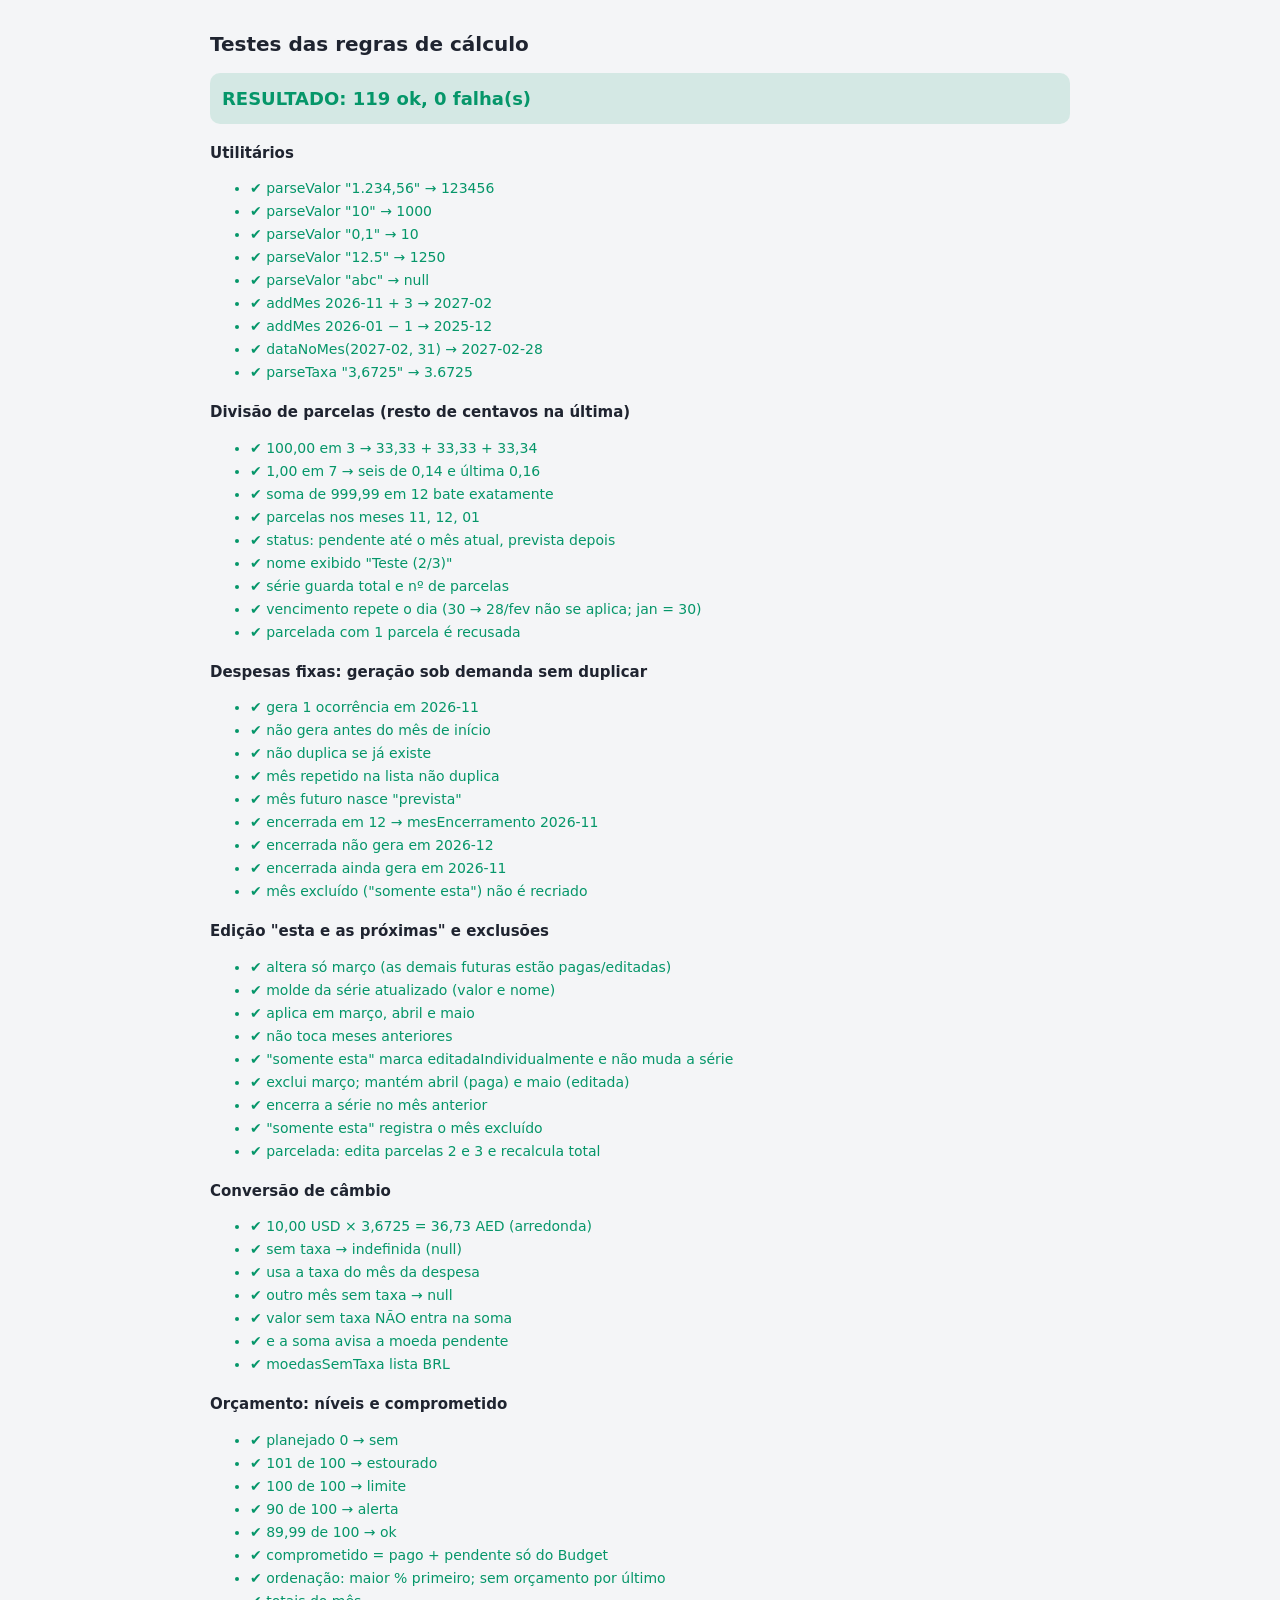
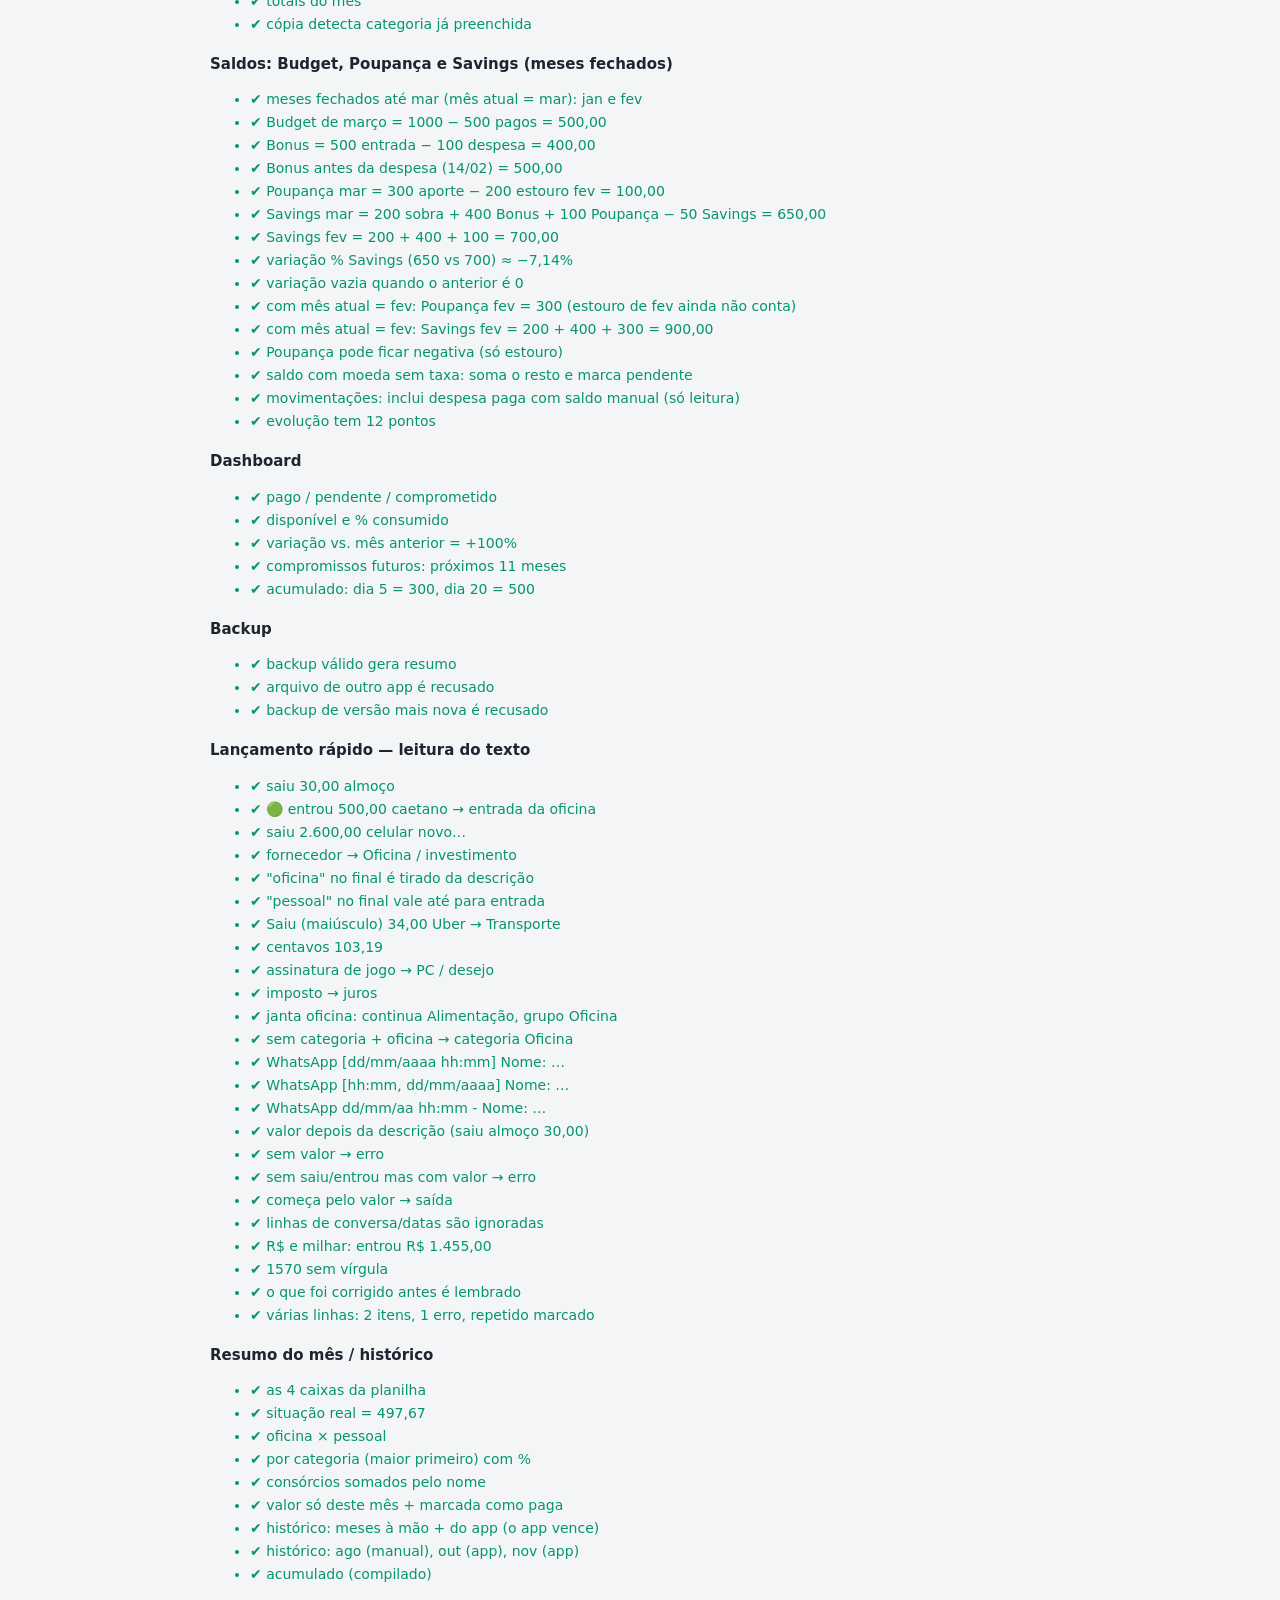
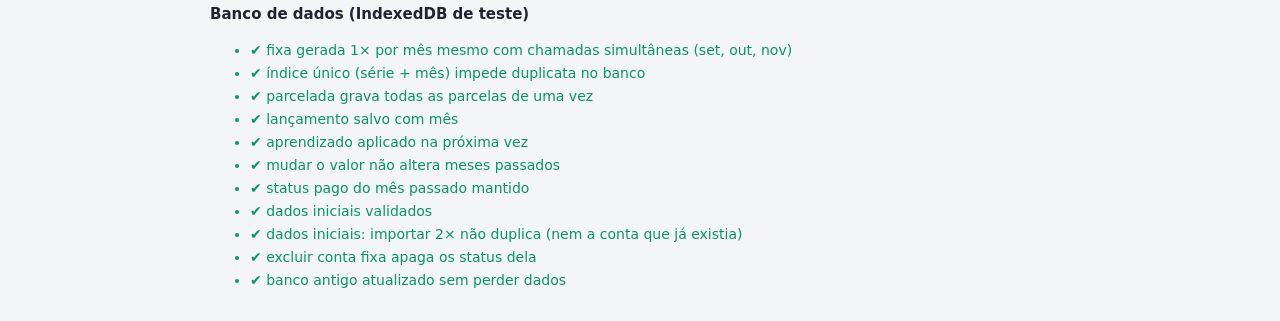
<file: testes.html>
<!doctype html>
<html lang="pt-BR">
<head>
  <meta charset="utf-8">
  <meta name="viewport" content="width=device-width, initial-scale=1">
  <title>Testes · Controle Financeiro</title>
  <style>
    body { font: 14px/1.5 system-ui, sans-serif; max-width: 860px; margin: 0 auto; padding: 16px; background: #f4f5f7; color: #1f2430; }
    @media (prefers-color-scheme: dark) { body { background: #0b0e14; color: #e7e9ee; } }
    h1 { font-size: 20px; }
    #resumo { font-size: 18px; font-weight: 700; padding: 12px; border-radius: 10px; }
    .ok { color: #059669; } .falha { color: #dc2626; }
    #resumo.ok { background: #05966922; } #resumo.falha { background: #dc262622; }
    li { margin: 2px 0; } pre { white-space: pre-wrap; margin: 2px 0 6px 18px; font-size: 12px; }
    h2 { font-size: 15px; margin: 18px 0 4px; }
  </style>
</head>
<body>
  <h1>Testes das regras de cálculo</h1>
  <div id="resumo">Rodando…</div>
  <div id="saida"></div>
<script type="module">
import { usarBanco, todos, tx } from './assets/js/db.js';
import { parseValor, addMes, dataNoMes, parseTaxa } from './assets/js/util.js';
import { converterCentavos, converter, criarSoma, moedasSemTaxa } from './assets/js/servicos/cambio.js';
import * as D from './assets/js/servicos/despesas.js';
import { nivelOrcamento, linhasOrcamento, planejarCopiaOrcamento } from './assets/js/servicos/orcamento.js';
import { budgetDoMes, poupancaAte, savingsAte, saldoManual, mesesFechados, variacaoPct, listaMovimentacoes, evolucao } from './assets/js/servicos/saldos.js';
import { resumoDashboard } from './assets/js/servicos/dashboard.js';
import { validarBackup, importarDadosIniciais, validarDadosIniciais } from './assets/js/servicos/backup.js';
import { carregarTudo, criarEsquemaV1 } from './assets/js/db.js';
import * as Q from './assets/js/servicos/rapido.js';

const saida = document.getElementById('saida');
let ok = 0, falhas = 0, grupo = null;
const escH = (s) => String(s).replace(/[&<>]/g, (c) => ({ '&': '&amp;', '<': '&lt;', '>': '&gt;' })[c]);
function secao(nome) { const h = document.createElement('h2'); h.textContent = nome; saida.append(h); grupo = document.createElement('ul'); saida.append(grupo); }
function registrar(passou, nome, detalhe = '') {
  passou ? ok++ : falhas++;
  const li = document.createElement('li');
  li.className = passou ? 'ok' : 'falha';
  li.innerHTML = `${passou ? '✔' : '✘'} ${escH(nome)}${detalhe ? `<pre>${escH(detalhe)}</pre>` : ''}`;
  grupo.append(li);
}
const igual = (nome, obtido, esperado) => {
  const a = JSON.stringify(obtido), b = JSON.stringify(esperado);
  registrar(a === b, nome, a === b ? '' : `esperado: ${b}\nobtido:   ${a}`);
};
const lanca = (nome, fn, trecho) => {
  try { fn(); registrar(false, nome, 'deveria lançar erro'); }
  catch (e) { registrar(!trecho || e.message.includes(trecho), nome, !trecho || e.message.includes(trecho) ? '' : `mensagem: ${e.message}`); }
};

// ---------- Dados de exemplo ----------
const POUP = 9, MORADIA = 1, LAZER = 6;
function novosDados(extra = {}) {
  return {
    config: { chave: 'principal', moedaBase: 'AED', outrasMoedas: ['USD', 'BRL'], categoriaPoupancaId: POUP, ultimoBackup: null, versaoEsquema: 1 },
    categorias: [
      { id: MORADIA, nome: 'Moradia', cor: '#2a78d6', arquivada: false },
      { id: 2, nome: 'Alimentação', cor: '#1baf7a', arquivada: false },
      { id: LAZER, nome: 'Lazer', cor: '#e34948', arquivada: false },
      { id: POUP, nome: 'Poupança e investimento', cor: '#0e7490', arquivada: false },
    ],
    formasPagamento: [{ id: 1, nome: 'Dinheiro', arquivada: false }],
    taxasCambio: [], orcamentos: [], series: [], despesas: [],
    saldosManuais: [{ id: 1, nome: 'Bonus', ordem: 1, arquivado: false }, { id: 2, nome: 'Investido', ordem: 2, arquivado: false }],
    movimentacoes: [],
    ...extra,
  };
}
let seq = 1000;
const desp = (o) => ({ id: seq++, serieId: null, nome: 'X', moeda: 'AED', categoriaId: MORADIA, formaPagamentoId: 1, fonteSaldo: 'budget', tipo: 'unica', status: 'pendente', dataPagamento: null, dataVencimento: null, editadaIndividualmente: false, ...o });
const paga = (mes, valor, o = {}) => desp({ mes, valor, status: 'paga', dataPagamento: `${mes}-10`, ...o });
const form = (o) => ({ nome: 'Teste', valor: 10000, moeda: 'AED', categoriaId: MORADIA, formaPagamentoId: 1, fonteSaldo: 'budget', mes: '2026-11', ...o });

try {
// =====================================================================
secao('Utilitários');
igual('parseValor "1.234,56" → 123456', parseValor('1.234,56'), 123456);
igual('parseValor "10" → 1000', parseValor('10'), 1000);
igual('parseValor "0,1" → 10', parseValor('0,1'), 10);
igual('parseValor "12.5" → 1250', parseValor('12.5'), 1250);
igual('parseValor "abc" → null', parseValor('abc'), null);
igual('addMes 2026-11 + 3 → 2027-02', addMes('2026-11', 3), '2027-02');
igual('addMes 2026-01 − 1 → 2025-12', addMes('2026-01', -1), '2025-12');
igual('dataNoMes(2027-02, 31) → 2027-02-28', dataNoMes('2027-02', 31), '2027-02-28');
igual('parseTaxa "3,6725" → 3.6725', parseTaxa('3,6725'), 3.6725);

// =====================================================================
secao('Divisão de parcelas (resto de centavos na última)');
igual('100,00 em 3 → 33,33 + 33,33 + 33,34', D.dividirParcelas(10000, 3), [3333, 3333, 3334]);
igual('1,00 em 7 → seis de 0,14 e última 0,16', D.dividirParcelas(100, 7), [14, 14, 14, 14, 14, 14, 16]);
igual('soma de 999,99 em 12 bate exatamente', D.dividirParcelas(99999, 12).reduce((a, b) => a + b), 99999);
{
  const { serie, despesas } = D.montarParcelada(form({ valor: 10000, numeroParcelas: 3, mes: '2026-11', dataVencimento: '2026-11-31'.replace('31', '30') }), '2026-12');
  igual('parcelas nos meses 11, 12, 01', despesas.map((d) => d.mes), ['2026-11', '2026-12', '2027-01']);
  igual('status: pendente até o mês atual, prevista depois', despesas.map((d) => d.status), ['pendente', 'pendente', 'prevista']);
  igual('nome exibido "Teste (2/3)"', D.nomeExibicao(despesas[1]), 'Teste (2/3)');
  igual('série guarda total e nº de parcelas', [serie.valorTotal, serie.numeroParcelas, serie.tipo], [10000, 3, 'parcelada']);
  igual('vencimento repete o dia (30 → 28/fev não se aplica; jan = 30)', despesas[2].dataVencimento, '2027-01-30');
}
lanca('parcelada com 1 parcela é recusada', () => D.montarParcelada(form({ numeroParcelas: 1 })), 'mínimo 2 parcelas');

// =====================================================================
secao('Despesas fixas: geração sob demanda sem duplicar');
{
  const s = { id: 1, ...D.montarSerieFixa(form({ nome: 'Aluguel', valor: 500000, mes: '2026-09' })) };
  igual('gera 1 ocorrência em 2026-11', D.fixasParaGerar([s], [], ['2026-11'], '2026-11').length, 1);
  igual('não gera antes do mês de início', D.fixasParaGerar([s], [], ['2026-08'], '2026-11').length, 0);
  const existente = D.ocorrenciaFixa(s, '2026-11', '2026-11');
  igual('não duplica se já existe', D.fixasParaGerar([s], [existente], ['2026-11'], '2026-11').length, 0);
  igual('mês repetido na lista não duplica', D.fixasParaGerar([s], [], ['2026-11', '2026-11'], '2026-11').length, 1);
  igual('mês futuro nasce "prevista"', D.fixasParaGerar([s], [], ['2027-01'], '2026-11')[0].status, 'prevista');
  const enc = D.encerrar(s, '2026-12');
  igual('encerrada em 12 → mesEncerramento 2026-11', enc.mesEncerramento, '2026-11');
  igual('encerrada não gera em 2026-12', D.fixasParaGerar([enc], [], ['2026-12'], '2026-11').length, 0);
  igual('encerrada ainda gera em 2026-11', D.fixasParaGerar([enc], [], ['2026-11'], '2026-11').length, 1);
  const excl = { ...s, mesesExcluidos: ['2026-10'] };
  igual('mês excluído ("somente esta") não é recriado', D.fixasParaGerar([excl], [], ['2026-10'], '2026-11').length, 0);
}

// =====================================================================
secao('Edição "esta e as próximas" e exclusões');
{
  const serie = { id: 7, ...D.montarSerieFixa(form({ nome: 'Academia', valor: 20000, mes: '2026-01' })) };
  const occ = ['2026-01', '2026-02', '2026-03', '2026-04', '2026-05'].map((m, i) => ({ id: i + 1, ...D.ocorrenciaFixa(serie, m, '2026-03') }));
  occ[1] = { ...occ[1], status: 'paga', dataPagamento: '2026-02-05' };     // fev: paga (no futuro da edição? não — anterior)
  occ[3] = { ...occ[3], status: 'paga', dataPagamento: '2026-03-28' };     // abr: paga antecipada
  occ[4] = { ...occ[4], editadaIndividualmente: true, valor: 99 };         // mai: editada individualmente
  const dados = novosDados({ series: [serie], despesas: occ });
  const alvo = occ[2]; // março
  const p = D.planejarEdicao(dados, alvo, { ...alvo, valor: 25000, nome: 'Academia Nova', dataVencimento: '2026-03-15' }, 'proximas', '2026-03-10');
  igual('altera só março (as demais futuras estão pagas/editadas)', p.despesas.map((d) => d.mes), ['2026-03']);
  igual('molde da série atualizado (valor e nome)', [p.serie.valorParcela, p.serie.nome, p.serie.diaVencimento], [25000, 'Academia Nova', 15]);
  // Sem pagas/editadas: aplica a todas as futuras
  const occ2 = ['2026-03', '2026-04', '2026-05'].map((m, i) => ({ id: 10 + i, ...D.ocorrenciaFixa(serie, m, '2026-03') }));
  const dados2 = novosDados({ series: [serie], despesas: [...occ, ...occ2].filter((d) => d.mes < '2026-03' || d.id >= 10) });
  const p2 = D.planejarEdicao(dados2, occ2[0], { ...occ2[0], valor: 30000 }, 'proximas', '2026-03-10');
  igual('aplica em março, abril e maio', p2.despesas.map((d) => [d.mes, d.valor]), [['2026-03', 30000], ['2026-04', 30000], ['2026-05', 30000]]);
  igual('não toca meses anteriores', p2.despesas.some((d) => d.mes < '2026-03'), false);
  const p3 = D.planejarEdicao(dados2, occ2[1], { ...occ2[1], valor: 1 }, 'esta', '2026-03-10');
  igual('"somente esta" marca editadaIndividualmente e não muda a série', [p3.despesas.length, p3.despesas[0].editadaIndividualmente, p3.serie], [1, true, null]);
  // Exclusão "esta e as próximas" de fixa
  const ex = D.planejarExclusao(dados, alvo, 'proximas');
  igual('exclui março; mantém abril (paga) e maio (editada)', ex.excluirIds, [3]);
  igual('encerra a série no mês anterior', ex.serie.mesEncerramento, '2026-02');
  const ex2 = D.planejarExclusao(dados, alvo, 'esta');
  igual('"somente esta" registra o mês excluído', ex2.serie.mesesExcluidos, ['2026-03']);
  // Parcelada: valor total recalculado
  const par = D.montarParcelada(form({ valor: 30000, numeroParcelas: 3, mes: '2026-01' }), '2026-01');
  const sp = { id: 9, ...par.serie };
  const ps = par.despesas.map((d, i) => ({ ...d, id: 100 + i, serieId: 9 }));
  const p4 = D.planejarEdicao(novosDados({ series: [sp], despesas: ps }), ps[1], { ...ps[1], valor: 15000 }, 'proximas');
  igual('parcelada: edita parcelas 2 e 3 e recalcula total', [p4.despesas.map((d) => d.valor), p4.serie.valorTotal], [[15000, 15000], 40000]);
}

// =====================================================================
secao('Conversão de câmbio');
igual('10,00 USD × 3,6725 = 36,73 AED (arredonda)', converterCentavos(1000, 3.6725), 3673);
igual('sem taxa → indefinida (null)', converterCentavos(1000, null), null);
{
  const dados = novosDados({ taxasCambio: [{ mes: '2026-11', moeda: 'USD', valorNaBase: 3.6725 }] });
  igual('usa a taxa do mês da despesa', converter(dados, 10000, 'USD', '2026-11'), 36725);
  igual('outro mês sem taxa → null', converter(dados, 10000, 'USD', '2026-10'), null);
  const s = criarSoma();
  s.add(dados, 10000, 'AED', '2026-11');
  s.add(dados, 10000, 'BRL', '2026-11');
  igual('valor sem taxa NÃO entra na soma', s.valor, 10000);
  igual('e a soma avisa a moeda pendente', [s.pendente, s.moedas()], [true, ['BRL']]);
  igual('moedasSemTaxa lista BRL', moedasSemTaxa(dados, [desp({ mes: '2026-11', valor: 1, moeda: 'BRL' }), desp({ mes: '2026-11', valor: 1, moeda: 'USD' })]), ['BRL']);
}

// =====================================================================
secao('Orçamento: níveis e comprometido');
igual('planejado 0 → sem', nivelOrcamento(0, 500), 'sem');
igual('101 de 100 → estourado', nivelOrcamento(10000, 10001), 'estourado');
igual('100 de 100 → limite', nivelOrcamento(10000, 10000), 'limite');
igual('90 de 100 → alerta', nivelOrcamento(10000, 9000), 'alerta');
igual('89,99 de 100 → ok', nivelOrcamento(10000, 8999), 'ok');
{
  const dados = novosDados({
    orcamentos: [{ mes: '2026-11', categoriaId: MORADIA, valorPlanejado: 100000 }, { mes: '2026-11', categoriaId: 2, valorPlanejado: 10000 }],
    despesas: [
      paga('2026-11', 30000), desp({ mes: '2026-11', valor: 20000 }),                // budget: paga + pendente
      desp({ mes: '2026-11', valor: 99999, status: 'prevista' }),                     // prevista não conta
      paga('2026-11', 50000, { fonteSaldo: 'savings' }),                               // savings não consome
      paga('2026-11', 50000, { fonteSaldo: 'manual:1' }),                              // saldo manual não consome
      paga('2026-11', 9500, { categoriaId: 2 }),
      paga('2026-11', 700, { categoriaId: LAZER }),                                    // sem orçamento
    ],
  });
  const r = linhasOrcamento(dados, '2026-11');
  const moradia = r.linhas.find((l) => l.categoria.id === MORADIA);
  igual('comprometido = pago + pendente só do Budget', moradia.comprometido, 50000);
  igual('ordenação: maior % primeiro; sem orçamento por último', r.linhas.map((l) => l.categoria.nome).slice(0, 3), ['Alimentação', 'Moradia', 'Lazer']);
  igual('totais do mês', [r.totalPlanejado, r.totalComprometido], [110000, 60200]);
  const cp = planejarCopiaOrcamento(novosDados({ orcamentos: [{ mes: '2026-10', categoriaId: 1, valorPlanejado: 5 }, { mes: '2026-11', categoriaId: 1, valorPlanejado: 7 }] }), '2026-11');
  igual('cópia detecta categoria já preenchida', cp.conflitos.length, 1);
}

// =====================================================================
secao('Saldos: Budget, Poupança e Savings (meses fechados)');
{
  const orc = ['2026-01', '2026-02', '2026-03'].map((mes) => ({ mes, categoriaId: MORADIA, valorPlanejado: 100000 }));
  const dados = novosDados({
    orcamentos: orc,
    despesas: [
      paga('2026-01', 80000),                                   // jan: sobra 200,00
      paga('2026-01', 30000, { categoriaId: POUP }),            // jan: aporte poupança (fora do cálculo de sobra)
      paga('2026-02', 120000),                                  // fev: estouro 200,00
      paga('2026-03', 50000),                                   // mar: mês corrente (aberto)
      desp({ mes: '2026-03', valor: 40000 }),                   // pendente não afeta saldos
      paga('2026-02', 10000, { fonteSaldo: 'manual:1', dataPagamento: '2026-02-15' }),
      paga('2026-03', 5000, { fonteSaldo: 'savings', dataPagamento: '2026-03-05' }),
    ],
    movimentacoes: [{ id: 1, saldoId: 1, tipo: 'entrada', valor: 50000, moeda: 'AED', data: '2026-02-10' }],
  });
  const atual = '2026-03';
  igual('meses fechados até mar (mês atual = mar): jan e fev', mesesFechados(dados, '2026-03', atual), ['2026-01', '2026-02']);
  igual('Budget de março = 1000 − 500 pagos = 500,00', budgetDoMes(dados, '2026-03').valor, 50000);
  igual('Bonus = 500 entrada − 100 despesa = 400,00', saldoManual(dados, 1, '2026-03-31').valor, 40000);
  igual('Bonus antes da despesa (14/02) = 500,00', saldoManual(dados, 1, '2026-02-14').valor, 50000);
  igual('Poupança mar = 300 aporte − 200 estouro fev = 100,00', poupancaAte(dados, '2026-03', atual).valor, 10000);
  igual('Savings mar = 200 sobra + 400 Bonus + 100 Poupança − 50 Savings = 650,00', savingsAte(dados, '2026-03', atual).valor, 65000);
  igual('Savings fev = 200 + 400 + 100 = 700,00', savingsAte(dados, '2026-02', atual).valor, 70000);
  igual('variação % Savings (650 vs 700) ≈ −7,14%', Math.round(variacaoPct(65000, 70000) * 100) / 100, -7.14);
  igual('variação vazia quando o anterior é 0', variacaoPct(100, 0), null);
  // Se o mês atual fosse fevereiro, fevereiro ainda está aberto: sem estouro nem sobra dele
  igual('com mês atual = fev: Poupança fev = 300 (estouro de fev ainda não conta)', poupancaAte(dados, '2026-02', '2026-02').valor, 30000);
  igual('com mês atual = fev: Savings fev = 200 + 400 + 300 = 900,00', savingsAte(dados, '2026-02', '2026-02').valor, 90000);
  // Poupança pode ficar negativa
  const d2 = novosDados({ orcamentos: [{ mes: '2026-01', categoriaId: 1, valorPlanejado: 1000 }], despesas: [paga('2026-01', 5000)] });
  igual('Poupança pode ficar negativa (só estouro)', poupancaAte(d2, '2026-02', '2026-03').valor, -4000);
  // Sem taxa
  const d3 = novosDados({ movimentacoes: [{ id: 1, saldoId: 2, tipo: 'entrada', valor: 1000, moeda: 'USD', data: '2026-03-01' }, { id: 2, saldoId: 2, tipo: 'entrada', valor: 700, moeda: 'AED', data: '2026-03-01' }] });
  const inv = saldoManual(d3, 2, '2026-03-31');
  igual('saldo com moeda sem taxa: soma o resto e marca pendente', [inv.valor, inv.pendente], [700, true]);
  igual('movimentações: inclui despesa paga com saldo manual (só leitura)', listaMovimentacoes(dados).map((m) => m.origem), ['despesa', 'manual']);
  igual('evolução tem 12 pontos', evolucao(dados, 'savings', '2026-03', atual).length, 12);
}

// =====================================================================
secao('Dashboard');
{
  const dados = novosDados({
    orcamentos: [{ mes: '2026-11', categoriaId: MORADIA, valorPlanejado: 100000 }],
    despesas: [
      paga('2026-11', 30000, { dataPagamento: '2026-11-05' }), desp({ mes: '2026-11', valor: 20000, dataVencimento: '2026-11-20' }),
      paga('2026-10', 25000),
      desp({ mes: '2026-12', valor: 1000, status: 'prevista' }), desp({ mes: '2027-10', valor: 1000, status: 'prevista' }),
      desp({ mes: '2027-11', valor: 1000, status: 'prevista' }), // 12 meses depois: fora
    ],
  });
  const r = resumoDashboard(dados, '2026-11');
  igual('pago / pendente / comprometido', [r.pago, r.pendente, r.comprometido], [30000, 20000, 50000]);
  igual('disponível e % consumido', [r.disponivel, r.pctConsumido], [50000, 50]);
  igual('variação vs. mês anterior = +100%', r.variacao, 100);
  igual('compromissos futuros: próximos 11 meses', r.futuros, 2000);
  igual('acumulado: dia 5 = 300, dia 20 = 500', [r.acumulado[4], r.acumulado[19], r.acumulado[29]], [30000, 50000, 50000]);
}

// =====================================================================
secao('Backup');
{
  const valido = { app: 'controle-financeiro', versaoEsquema: 1, dados: { ...novosDados(), config: [novosDados().config], despesas: [paga('2026-01', 100)] } };
  igual('backup válido gera resumo', validarBackup(valido).despesas, 1);
  lanca('arquivo de outro app é recusado', () => validarBackup({ foo: 1 }), 'não é um backup');
  lanca('backup de versão mais nova é recusado', () => validarBackup({ ...valido, versaoEsquema: 99 }), 'versão mais nova');
}

// =====================================================================
secao('Lançamento rápido — leitura do texto');
{
  const L = (t, ap) => Q.interpretarLinha(t, ap);
  const resumir = (r) => r && (r.erro ? { erro: r.erro } : { tipo: r.tipo, valor: r.valor, descricao: r.descricao, grupo: r.grupo, categoria: r.categoria, classe: r.classe, data: r.data });
  igual('saiu 30,00 almoço', resumir(L('saiu 30,00 almoço')),
    { tipo: 'saida', valor: 3000, descricao: 'almoço', grupo: 'pessoal', categoria: 'Alimentação', classe: 'necessidade', data: null });
  igual('🟢 entrou 500,00 caetano → entrada da oficina', resumir(L('🟢 entrou 500,00 caetano')),
    { tipo: 'entrada', valor: 50000, descricao: 'caetano', grupo: 'oficina', categoria: null, classe: null, data: null });
  igual('saiu 2.600,00 celular novo…', [L('saiu 2.600,00 celular novo tive que comprar sabosta').valor, L('saiu 2.600,00 celular novo').categoria], [260000, 'Diária']);
  igual('fornecedor → Oficina / investimento', resumir(L('🟥 saiu 300,00 RDM fornecedor mola Fiat doblo')),
    { tipo: 'saida', valor: 30000, descricao: 'RDM fornecedor mola Fiat doblo', grupo: 'oficina', categoria: 'Oficina', classe: 'investimento', data: null });
  igual('"oficina" no final é tirado da descrição', [L('saiu 542,00 Julio RDM oficina').descricao, L('saiu 542,00 Julio RDM oficina').grupo], ['Julio RDM', 'oficina']);
  igual('"pessoal" no final vale até para entrada', [L('entrou 200,00 aluguel pessoal').grupo, L('entrou 200,00 aluguel pessoal').descricao], ['pessoal', 'aluguel']);
  igual('Saiu (maiúsculo) 34,00 Uber → Transporte', L('Saiu 34,00 Uber Maria').categoria, 'Transporte');
  igual('centavos 103,19', L('saiu 103,19 acelerador bike eletrica').valor, 10319);
  igual('assinatura de jogo → PC / desejo', [L('saiu 90,00 assinatura jogo canal').categoria, L('saiu 90,00 assinatura jogo canal').classe], ['PC', 'desejo']);
  igual('imposto → juros', L('saiu 178,00 imposto camionete').classe, 'juros');
  igual('janta oficina: continua Alimentação, grupo Oficina', [L('saiu 32,00 janta oficina').grupo, L('saiu 32,00 janta oficina').categoria], ['oficina', 'Alimentação']);
  igual('sem categoria + oficina → categoria Oficina', L('saiu 50,00 barbeiro oficina').categoria, 'Oficina');
  igual('WhatsApp [dd/mm/aaaa hh:mm] Nome: …', resumir(L('[05/11/2026 09:04] Ualan: 🟢 entrou 500,00 caetano')).data, '2026-11-05');
  igual('WhatsApp [hh:mm, dd/mm/aaaa] Nome: …', [L('[09:04, 04/11/2026] Ualan Jonas: saiu 30,00 almoço').data, L('[09:04, 04/11/2026] Ualan Jonas: saiu 30,00 almoço').descricao], ['2026-11-04', 'almoço']);
  igual('WhatsApp dd/mm/aa hh:mm - Nome: …', [L('03/11/26 08:36 - Ualan: saiu 20,00 inseticida').data, L('03/11/26 08:36 - Ualan: saiu 20,00 inseticida').categoria], ['2026-11-03', 'Casa']);
  igual('valor depois da descrição (saiu almoço 30,00)', [L('saiu almoço 30,00').valor, L('saiu almoço 30,00').descricao], [3000, 'almoço']);
  igual('sem valor → erro', resumir(L('saiu almoço')), { erro: 'Faltou o valor' });
  igual('sem saiu/entrou mas com valor → erro', resumir(L('almoço 30,00')), { erro: 'Comece com "saiu" ou "entrou"' });
  igual('começa pelo valor → saída', [L('30,00 almoço').tipo, L('30,00 almoço').valor], ['saida', 3000]);
  igual('linhas de conversa/datas são ignoradas', [L('Hoje'), L('05/11/2026'), L('ok, valeu'), L('')], [null, null, null, null]);
  igual('R$ e milhar: entrou R$ 1.455,00', L('entrou R$ 1.455,00 amarelinho').valor, 145500);
  igual('1570 sem vírgula', L('saiu 1570 fornecedor cms').valor, 157000);
  const ap = { 'crc entregas': { chave: 'crc entregas', grupo: 'oficina', categoria: 'Oficina', classe: 'investimento' } };
  igual('o que foi corrigido antes é lembrado', [L('saiu 45,00 crc entregas', ap).grupo, L('saiu 45,00 CRC Entregas', ap).categoria], ['oficina', 'Oficina']);
  const lanc = [{ tipo: 'saida', valor: 3000, descricao: 'Almoço', data: '2026-11-05' }];
  const t = Q.interpretarTexto('saiu 30,00 almoço\n\nentrou 450,00 Edgar\nsaiu janta\nHoje', { hoje: '2026-11-05', lancamentos: lanc });
  igual('várias linhas: 2 itens, 1 erro, repetido marcado', [t.itens.length, t.erros.length, t.itens[0].duplicado, t.itens[1].duplicado, t.itens[1].data], [2, 1, true, false, '2026-11-05']);
}

secao('Resumo do mês / histórico');
{
  let id = 1;
  const fx = (o) => ({ id: id++, tipo: 'despesa', descricao: 'X', valor: 100, dia: 10, grupo: 'oficina', inicio: '2026-11', fim: null, ...o });
  const lc = (o) => ({ id: id++, tipo: 'saida', valor: 100, descricao: 'X', grupo: 'pessoal', categoria: 'Diária', classe: 'desejo', data: '2026-11-05', mes: '2026-11', ...o });
  const dados = {
    fixos: [
      fx({ tipo: 'receita', descricao: 'Aluguéis', valor: 510000, grupo: 'pessoal' }),
      fx({ descricao: 'Consórcio A', valor: 1000000 }),
      fx({ descricao: 'Aluguel terreno', valor: 192045 }),
      fx({ descricao: 'Internet', valor: 83331, grupo: 'pessoal' }),
      fx({ descricao: 'Encerrada', valor: 99999, fim: '2026-10', inicio: '2026-01' }),
      fx({ descricao: 'Futura', valor: 99999, inicio: '2026-12' }),
    ],
    fixosMes: [],
    lancamentos: [
      lc({ tipo: 'entrada', valor: 1955538, grupo: 'oficina', categoria: null, classe: null }),
      lc({ valor: 1000000, grupo: 'oficina', categoria: 'Oficina', classe: 'investimento' }),
      lc({ valor: 140395, categoria: 'Alimentação', classe: 'necessidade' }),
      lc({ valor: 777, mes: '2026-10', data: '2026-10-31' }),
    ],
    historico: [{ mes: '2026-08', entradas: 2465538, saidas: 2415771 }, { mes: '2026-10', entradas: 1, saidas: 1 }],
  };
  const r = Q.resumoMes(dados, '2026-11');
  igual('as 4 caixas da planilha', [r.receitasFixas, r.receitasVariaveis, r.despesasFixas, r.despesasVariaveis], [510000, 1955538, 1275376, 1140395]);
  igual('situação real = 497,67', r.resultado, 49767);
  igual('oficina × pessoal', r.porGrupo.map((g) => [g.grupo, g.entradas, g.saidas]), [['oficina', 1955538, 2192045], ['pessoal', 510000, 223726]]);
  igual('por categoria (maior primeiro) com %', r.porCategoria.map((c) => [c.chave, c.pct]), [['Oficina', 87.7], ['Alimentação', 12.3]]);
  igual('consórcios somados pelo nome', r.fixas.consorcios, 1000000);
  dados.fixosMes = [{ fixoId: 4, mes: '2026-11', ok: true, valor: 90000 }];
  const r2 = Q.resumoMes(dados, '2026-11');
  igual('valor só deste mês + marcada como paga', [r2.despesasFixas, r2.fixas.pagas, r2.fixas.faltaPagar], [1282045, 1, 1192045]);
  const h = Q.demonstrativo(dados, '2026-11');
  igual('histórico: meses à mão + do app (o app vence)', h.map((l) => [l.mes, l.origem]), [['2026-01', 'app'], ['2026-02', 'app'], ['2026-03', 'app'], ['2026-04', 'app'], ['2026-05', 'app'], ['2026-06', 'app'], ['2026-07', 'app'], ['2026-08', 'app'], ['2026-09', 'app'], ['2026-10', 'app'], ['2026-11', 'app']]);
  dados.fixos = dados.fixos.filter((f) => f.descricao !== 'Encerrada');
  const h2 = Q.demonstrativo(dados, '2026-11');
  igual('histórico: ago (manual), out (app), nov (app)', h2.map((l) => [l.mes, l.origem, l.resultado]), [['2026-08', 'manual', 49767], ['2026-10', 'app', -777], ['2026-11', 'app', 43098]]);
  igual('acumulado (compilado)', h2.map((l) => l.acumulado), [49767, 48990, 92088]);
}

// =====================================================================
secao('Banco de dados (IndexedDB de teste)');
{
  await new Promise((res) => { const r = indexedDB.deleteDatabase('cf-testes'); r.onsuccess = r.onerror = r.onblocked = () => res(); });
  usarBanco('cf-testes');
  await D.criarDespesa(form({ tipo: 'fixa', nome: 'Internet', valor: 30000, mes: '2026-09' }), '2026-11');
  await Promise.all([D.garantirFixas(['2026-10', '2026-11']), D.garantirFixas(['2026-10', '2026-11'])]);
  await D.garantirFixas(['2026-11']);
  const ds = await todos('despesas');
  igual('fixa gerada 1× por mês mesmo com chamadas simultâneas (set, out, nov)', ds.map((d) => d.mes).sort(), ['2026-09', '2026-10', '2026-11']);
  let erro = null;
  const { id: _semId, ...copia } = ds.find((d) => d.mes === '2026-11');
  try { await tx(['despesas'], 'readwrite', (l) => { l.despesas.add(copia); }); } catch (e) { erro = e.name; }
  igual('índice único (série + mês) impede duplicata no banco', erro, 'ConstraintError');
  await D.criarDespesa(form({ tipo: 'parcelada', valor: 100, numeroParcelas: 3, mes: '2026-11' }), '2026-11');
  const parc = (await todos('despesas')).filter((d) => d.tipo === 'parcelada');
  igual('parcelada grava todas as parcelas de uma vez', parc.map((d) => d.valor), [33, 33, 34]);

  // Modo simples
  const [l1] = await Q.salvarLancamentos([{ tipo: 'saida', valor: 4500, descricao: 'crc entregas', grupo: 'pessoal', categoria: 'Diária', classe: 'desejo', data: '2026-11-05' }]);
  await Q.aprender('crc entregas', { grupo: 'oficina', categoria: 'Oficina', classe: 'investimento' });
  let dd = await carregarTudo();
  igual('lançamento salvo com mês', [dd.lancamentos.length, dd.lancamentos[0].mes, typeof l1.id], [1, '2026-11', 'number']);
  igual('aprendizado aplicado na próxima vez', Q.interpretarLinha('saiu 45,00 crc entregas', Q.mapaAprendizado(dd)).grupo, 'oficina');
  const fid = await Q.salvarFixo({ tipo: 'despesa', descricao: 'Consórcio', valor: 1000, dia: 20, grupo: 'oficina', inicio: '2026-09' });
  await Q.marcarFixo(fid, '2026-10', true);
  await Q.salvarFixo({ id: fid, tipo: 'despesa', descricao: 'Consórcio', valor: 2000, dia: 20, grupo: 'oficina', inicio: '2026-09', fim: null }, '2026-11');
  dd = await carregarTudo();
  igual('mudar o valor não altera meses passados', ['2026-09', '2026-10', '2026-11', '2026-12'].map((m) => Q.resumoMes(dd, m).despesasFixas), [1000, 1000, 2000, 2000]);
  igual('status pago do mês passado mantido', Q.fixosDoMes(dd, '2026-10')[0].ok, true);
  const ini = { app: 'controle-financeiro', tipo: 'dados-iniciais', historico: [{ mes: '2026-08', entradas: 10, saidas: 5 }],
    fixos: [{ tipo: 'receita', descricao: 'Aluguel bar', valor: 100000, dia: 10, grupo: 'pessoal', inicio: '2026-11' }, { tipo: 'despesa', descricao: 'consórcio', valor: 2000, dia: 20, grupo: 'oficina', inicio: '2026-11' }] };
  igual('dados iniciais validados', validarDadosIniciais(ini), { fixos: 2, historico: 1 });
  await importarDadosIniciais(ini);
  await importarDadosIniciais(ini);
  dd = await carregarTudo();
  igual('dados iniciais: importar 2× não duplica (nem a conta que já existia)', [dd.fixos.length, dd.historico.length], [2, 1]);
  await Q.excluirFixo(fid);
  dd = await carregarTudo();
  igual('excluir conta fixa apaga os status dela', [dd.fixos.length, dd.fixosMes.filter((x) => x.fixoId === fid).length], [1, 0]);

  // Atualização de um banco da versão 1 (app antigo) para a 2
  await new Promise((res) => { const r = indexedDB.deleteDatabase('cf-testes-v1'); r.onsuccess = r.onerror = r.onblocked = () => res(); });
  await new Promise((res, rej) => {
    const r = indexedDB.open('cf-testes-v1', 1);
    r.onupgradeneeded = () => criarEsquemaV1(r.result);
    r.onsuccess = () => {
      const t = r.result.transaction('config', 'readwrite');
      t.objectStore('config').put({ chave: 'principal', moedaBase: 'BRL', outrasMoedas: [] });
      t.oncomplete = () => { r.result.close(); res(); };
    };
    r.onerror = () => rej(r.error);
  });
  usarBanco('cf-testes-v1');
  dd = await carregarTudo();
  igual('banco antigo atualizado sem perder dados', [dd.config.moedaBase, dd.lancamentos.length, dd.fixos.length], ['BRL', 0, 0]);
}
} catch (e) {
  secao('ERRO INESPERADO');
  registrar(false, e.message, e.stack);
}

const resumo = document.getElementById('resumo');
resumo.className = falhas ? 'falha' : 'ok';
resumo.textContent = `RESULTADO: ${ok} ok, ${falhas} falha(s)`;
const nomesFalhas = [...document.querySelectorAll('li.falha')].map((li) => li.textContent).join(' | ');
document.title = resumo.textContent + (nomesFalhas ? ` — ${nomesFalhas}` : '');
</script>
</body>
</html>
</file>
